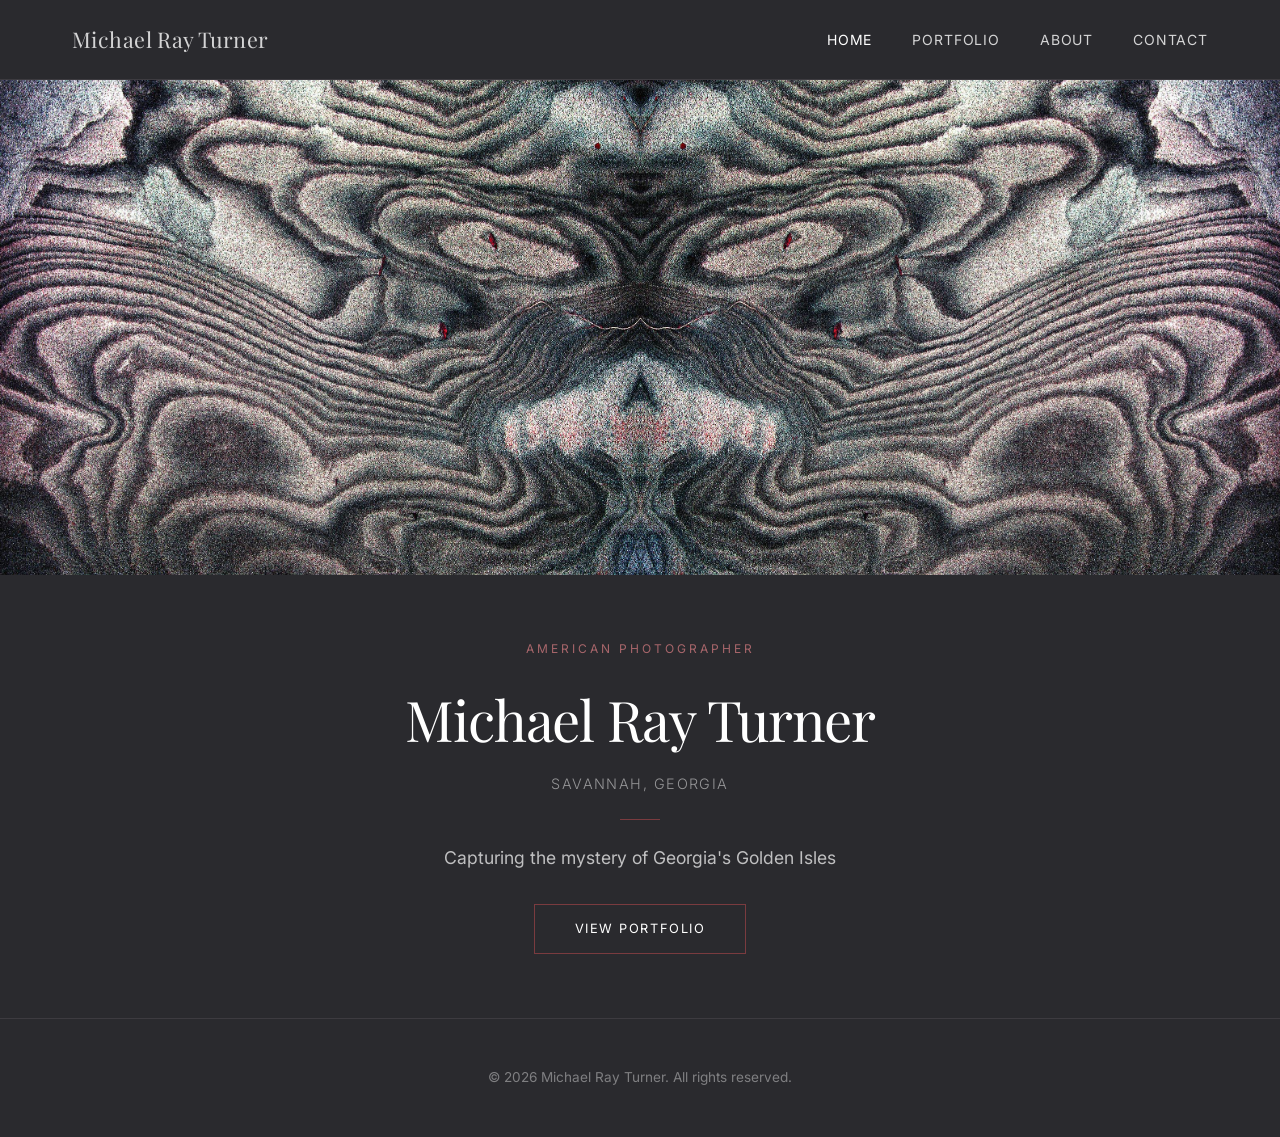
<file: index.html>
<!DOCTYPE html>
<html lang="en">
<head>
  <meta charset="UTF-8">
  <meta name="viewport" content="width=device-width, initial-scale=1.0">
  <meta http-equiv="Cache-Control" content="no-cache, no-store, must-revalidate">
  <title>Michael Ray Turner | Landscape Photographer</title>
  <meta name="description" content="Michael Ray Turner — landscape photographer based in Savannah, Georgia. Capturing the mystery of Georgia's Golden Isles.">
  <link rel="preconnect" href="https://fonts.googleapis.com">
  <link rel="preconnect" href="https://fonts.gstatic.com" crossorigin>
  <link href="https://fonts.googleapis.com/css2?family=Inter:wght@300;400;500&family=Playfair+Display:ital,wght@0,400;0,500;1,400&display=swap" rel="stylesheet">
  <link rel="stylesheet" href="css/style.css">
</head>
<body data-page="home">

  <nav class="nav">
    <div class="nav-inner">
      <a href="index.html" class="nav-logo" data-site-name>Michael Ray Turner</a>
      <ul class="nav-links">
        <li><a href="index.html" class="active">Home</a></li>
        <li><a href="portfolio.html">Portfolio</a></li>
        <li><a href="about.html">About</a></li>
        <li><a href="contact.html">Contact</a></li>
      </ul>
      <button class="nav-toggle" aria-label="Toggle navigation">
        <span></span><span></span><span></span>
      </button>
    </div>
  </nav>

  <div style="height: var(--nav-height);"></div>

  <section class="hero-banner">
    <div class="hero-banner-image"></div>
  </section>

  <section class="hero-text">
    <p class="hero-subtitle">American Photographer</p>
    <h1>Michael Ray Turner</h1>
    <p class="hero-location">Savannah, Georgia</p>
    <div class="section-divider"></div>
    <p class="hero-description">Capturing the mystery of Georgia's Golden Isles</p>
    <a href="portfolio.html" class="hero-cta">View Portfolio</a>
  </section>

  <footer class="footer">
    <p>&copy; 2026 Michael Ray Turner. All rights reserved.</p>
  </footer>

  <script src="js/main.js"></script>
</body>
</html>
</file>
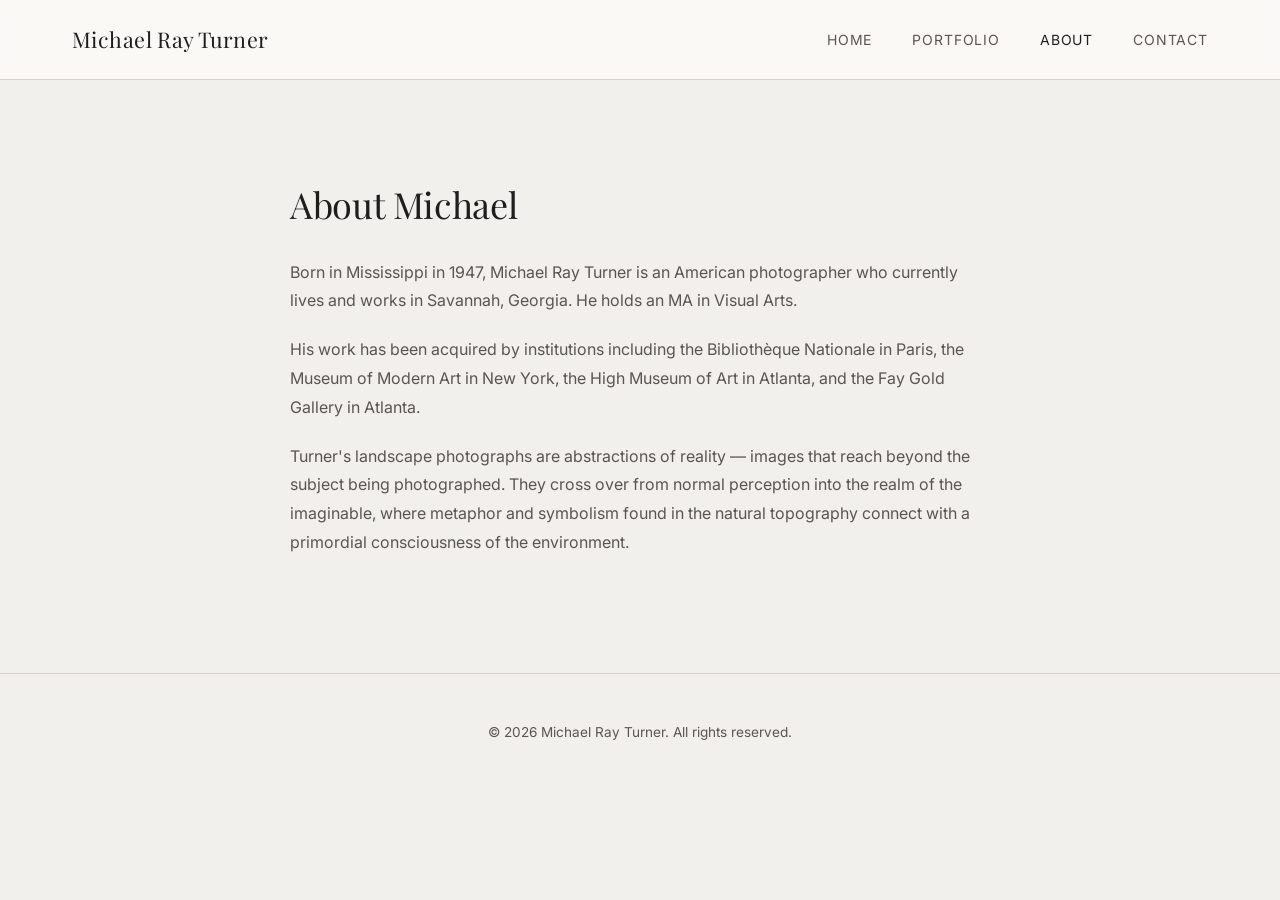
<file: about.html>
<!DOCTYPE html>
<html lang="en">
<head>
  <meta charset="UTF-8">
  <meta name="viewport" content="width=device-width, initial-scale=1.0">
  <title>About | Michael Ray Turner</title>
  <meta name="description" content="About Michael Ray Turner — landscape photographer based in Savannah, Georgia.">
  <link rel="preconnect" href="https://fonts.googleapis.com">
  <link rel="preconnect" href="https://fonts.gstatic.com" crossorigin>
  <link href="https://fonts.googleapis.com/css2?family=Inter:wght@300;400;500&family=Playfair+Display:ital,wght@0,400;0,500;1,400&display=swap" rel="stylesheet">
  <meta http-equiv="Cache-Control" content="no-cache, no-store, must-revalidate">
  <link rel="stylesheet" href="css/style.css">
</head>
<body data-page="about">

  <nav class="nav">
    <div class="nav-inner">
      <a href="index.html" class="nav-logo" data-site-name>Michael Ray Turner</a>
      <ul class="nav-links">
        <li><a href="index.html">Home</a></li>
        <li><a href="portfolio.html">Portfolio</a></li>
        <li><a href="about.html" class="active">About</a></li>
        <li><a href="contact.html">Contact</a></li>
      </ul>
      <button class="nav-toggle" aria-label="Toggle navigation">
        <span></span><span></span><span></span>
      </button>
    </div>
  </nav>

  <div style="height: var(--nav-height);"></div>

  <section class="section">
    <div class="about-text about-centered">
      <h2>About Michael</h2>
    </div>
  </section>

  <footer class="footer">
    <p>&copy; 2026 Michael Ray Turner. All rights reserved.</p>
  </footer>

  <script src="js/main.js"></script>
</body>
</html>
</file>
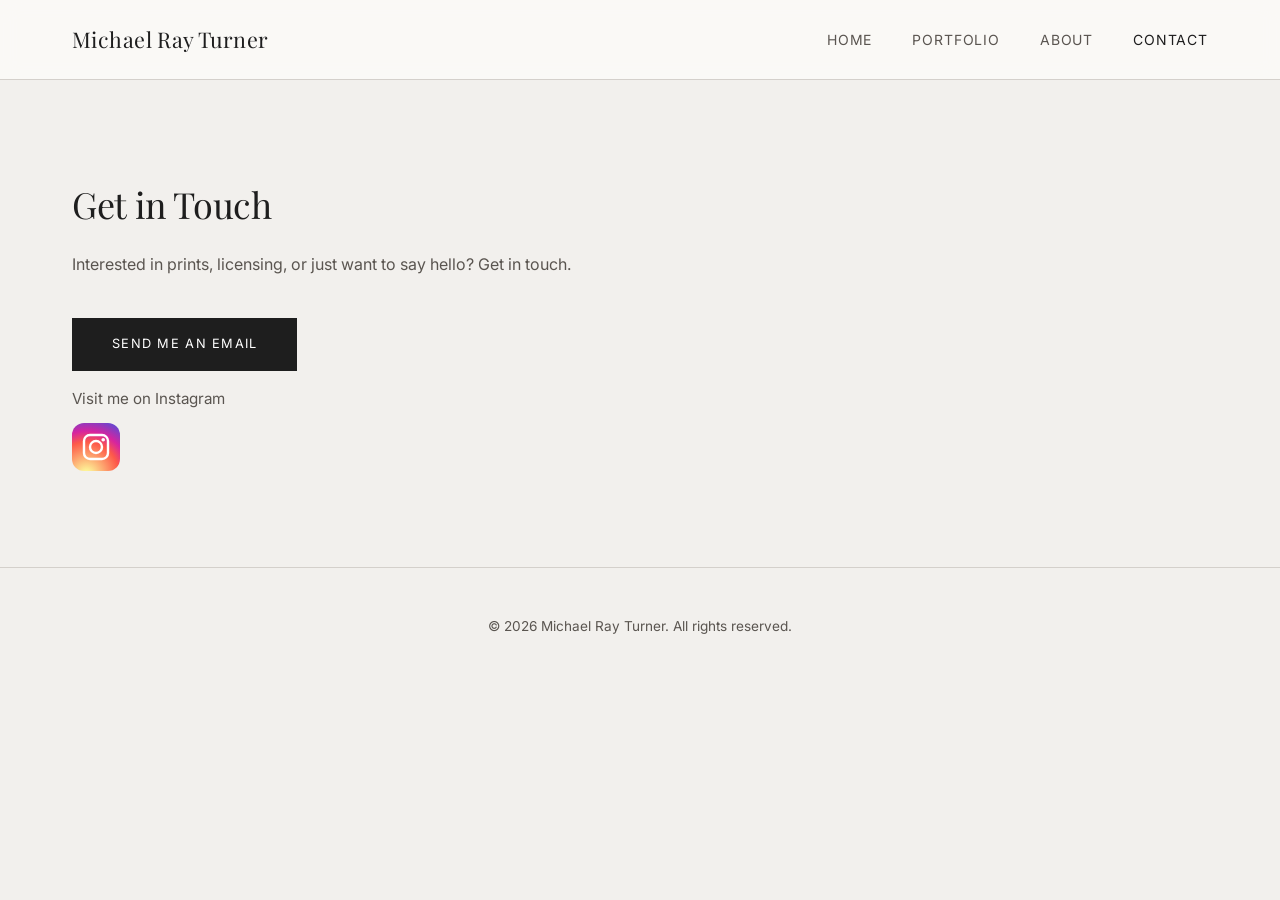
<file: contact.html>
<!DOCTYPE html>
<html lang="en">
<head>
  <meta charset="UTF-8">
  <meta name="viewport" content="width=device-width, initial-scale=1.0">
  <title>Contact | Michael Ray Turner</title>
  <meta name="description" content="Get in touch with Michael Ray Turner for prints, licensing, or commissions.">
  <link rel="preconnect" href="https://fonts.googleapis.com">
  <link rel="preconnect" href="https://fonts.gstatic.com" crossorigin>
  <link href="https://fonts.googleapis.com/css2?family=Inter:wght@300;400;500&family=Playfair+Display:ital,wght@0,400;0,500;1,400&display=swap" rel="stylesheet">
  <meta http-equiv="Cache-Control" content="no-cache, no-store, must-revalidate">
  <link rel="stylesheet" href="css/style.css">
</head>
<body data-page="contact">

  <nav class="nav">
    <div class="nav-inner">
      <a href="index.html" class="nav-logo" data-site-name>Michael Ray Turner</a>
      <ul class="nav-links">
        <li><a href="index.html">Home</a></li>
        <li><a href="portfolio.html">Portfolio</a></li>
        <li><a href="about.html">About</a></li>
        <li><a href="contact.html" class="active">Contact</a></li>
      </ul>
      <button class="nav-toggle" aria-label="Toggle navigation">
        <span></span><span></span><span></span>
      </button>
    </div>
  </nav>

  <div style="height: var(--nav-height);"></div>

  <section class="section">
    <div class="contact-grid">
      <div class="contact-info">
        <h2>Get in Touch</h2>
        <p class="contact-message">Interested in prints, licensing, or just want to say hello? Get in touch.</p>
        <div class="contact-actions">
          <a href="mailto:mtsav22@gmail.com" class="btn-submit">Send Me an Email</a>
          <p class="contact-ig-label">Visit me on Instagram</p>
          <a href="https://instagram.com/michaelrayturnerintoto" target="_blank" rel="noopener noreferrer" aria-label="Instagram" class="ig-link">
            <svg width="48" height="48" viewBox="0 0 40 40" xmlns="http://www.w3.org/2000/svg">
              <defs>
                <radialGradient id="ig-bg" cx="30%" cy="107%" r="150%">
                  <stop offset="0%" stop-color="#fdf497"/>
                  <stop offset="5%" stop-color="#fdf497"/>
                  <stop offset="45%" stop-color="#fd5949"/>
                  <stop offset="60%" stop-color="#d6249f"/>
                  <stop offset="90%" stop-color="#285AEB"/>
                </radialGradient>
              </defs>
              <rect width="40" height="40" rx="10" fill="url(#ig-bg)"/>
              <rect x="10" y="10" width="20" height="20" rx="5" fill="none" stroke="white" stroke-width="2"/>
              <circle cx="20" cy="20" r="5" fill="none" stroke="white" stroke-width="2"/>
              <circle cx="26" cy="14" r="1.5" fill="white"/>
            </svg>
          </a>
        </div>
      </div>
    </div>
  </section>

  <footer class="footer">
    <p>&copy; 2026 Michael Ray Turner. All rights reserved.</p>
  </footer>

  <script src="js/main.js"></script>
</body>
</html>
</file>
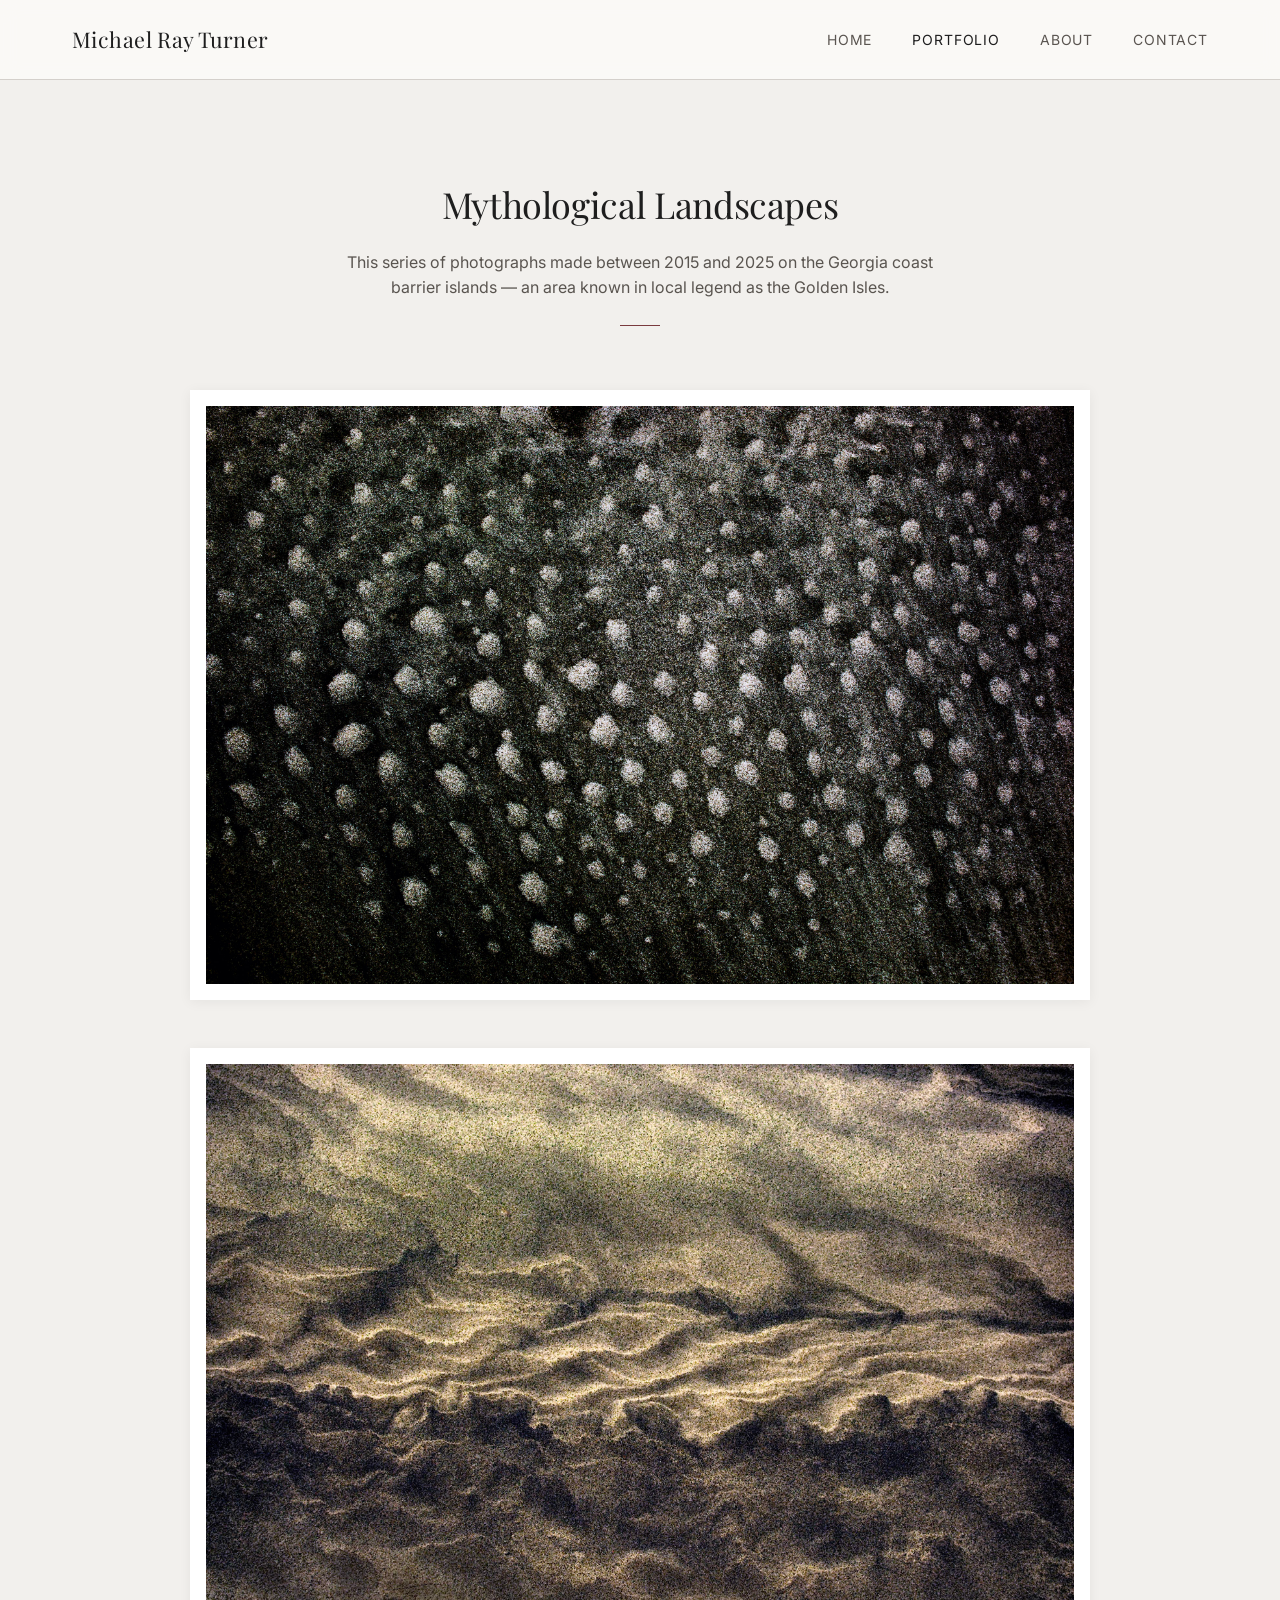
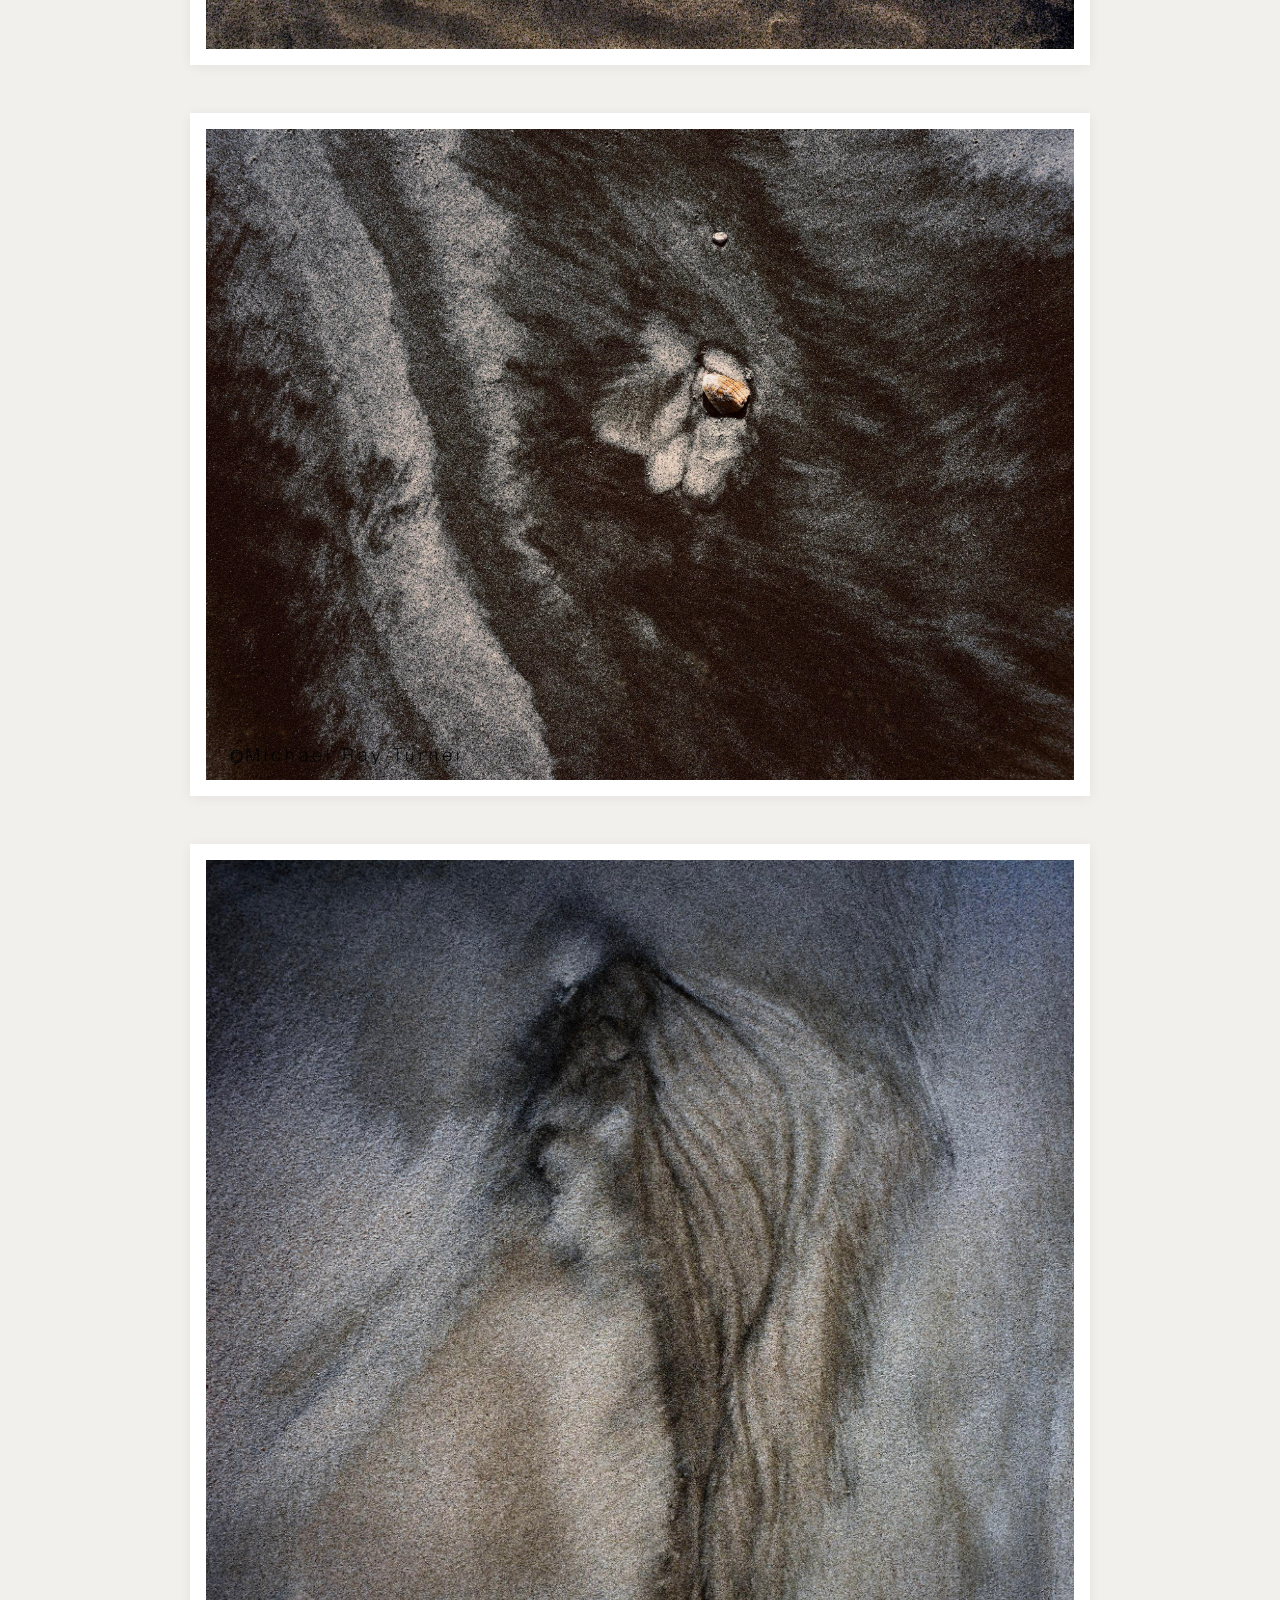
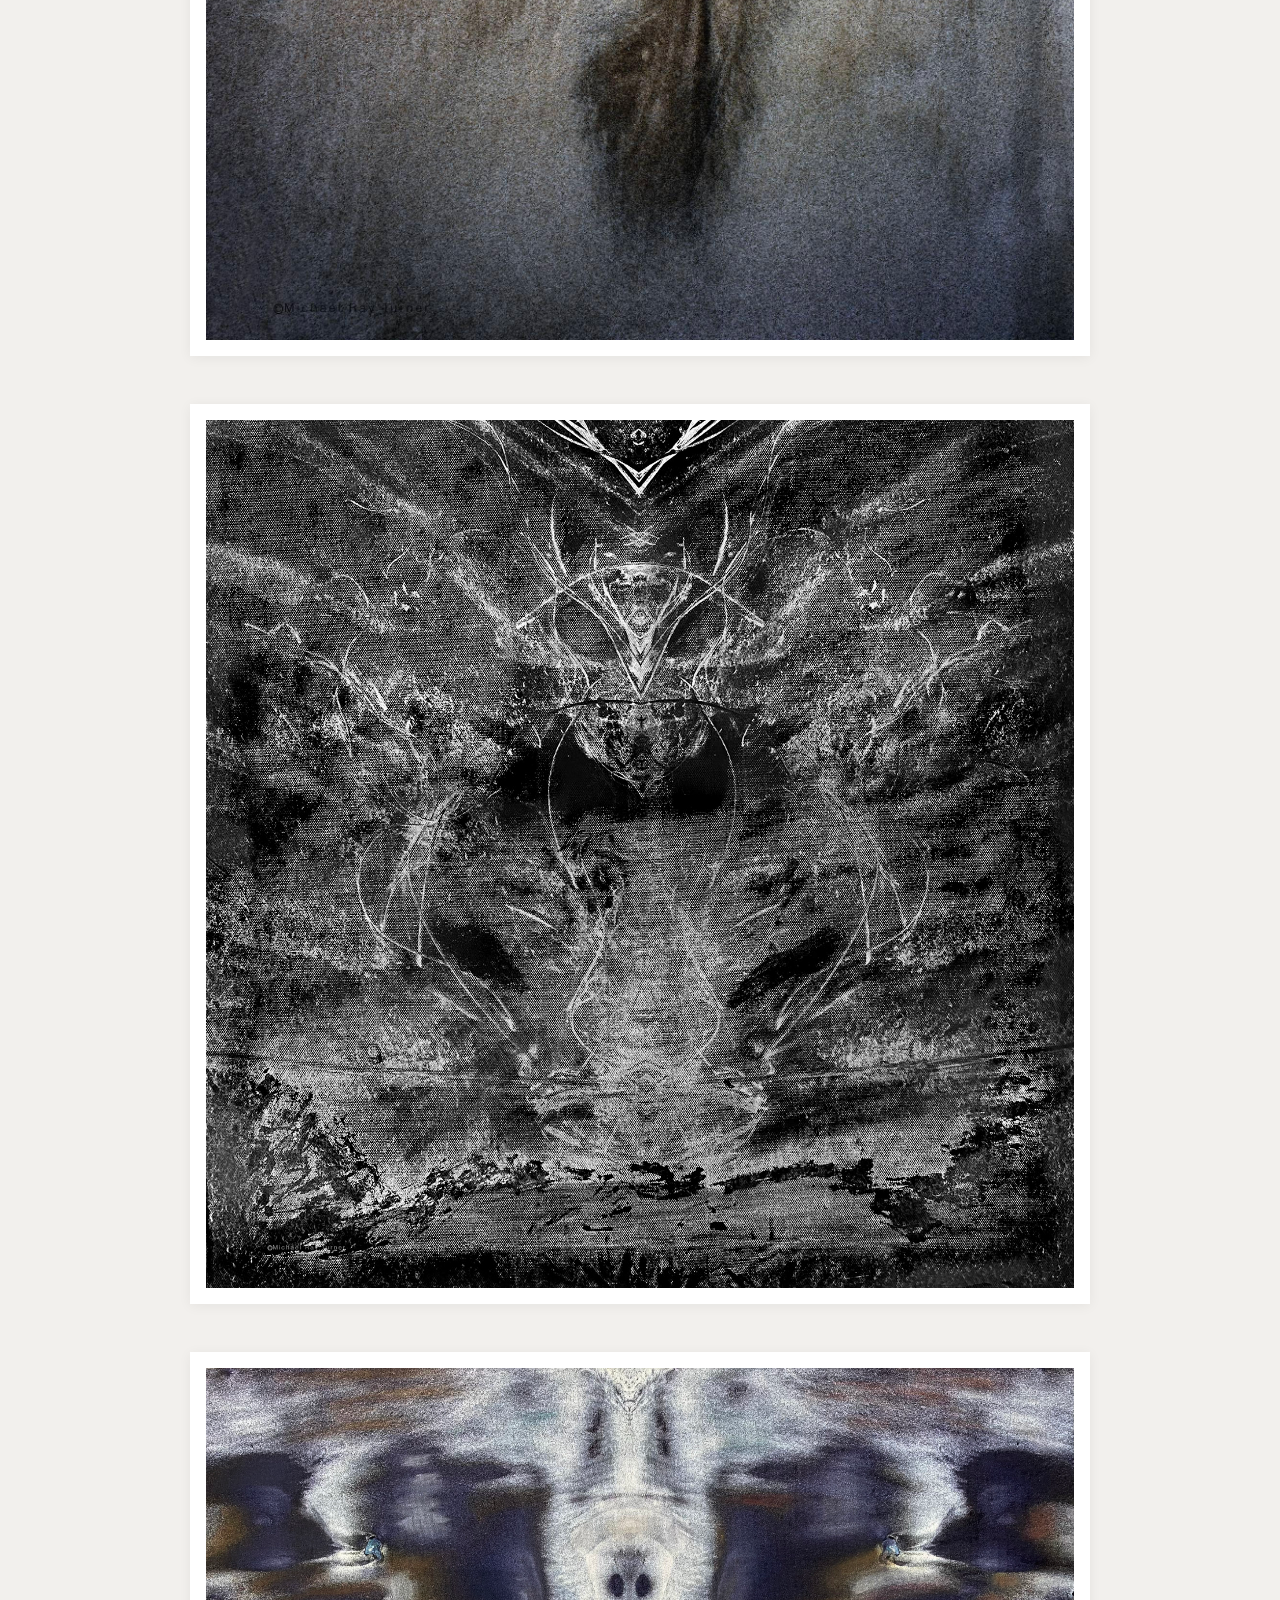
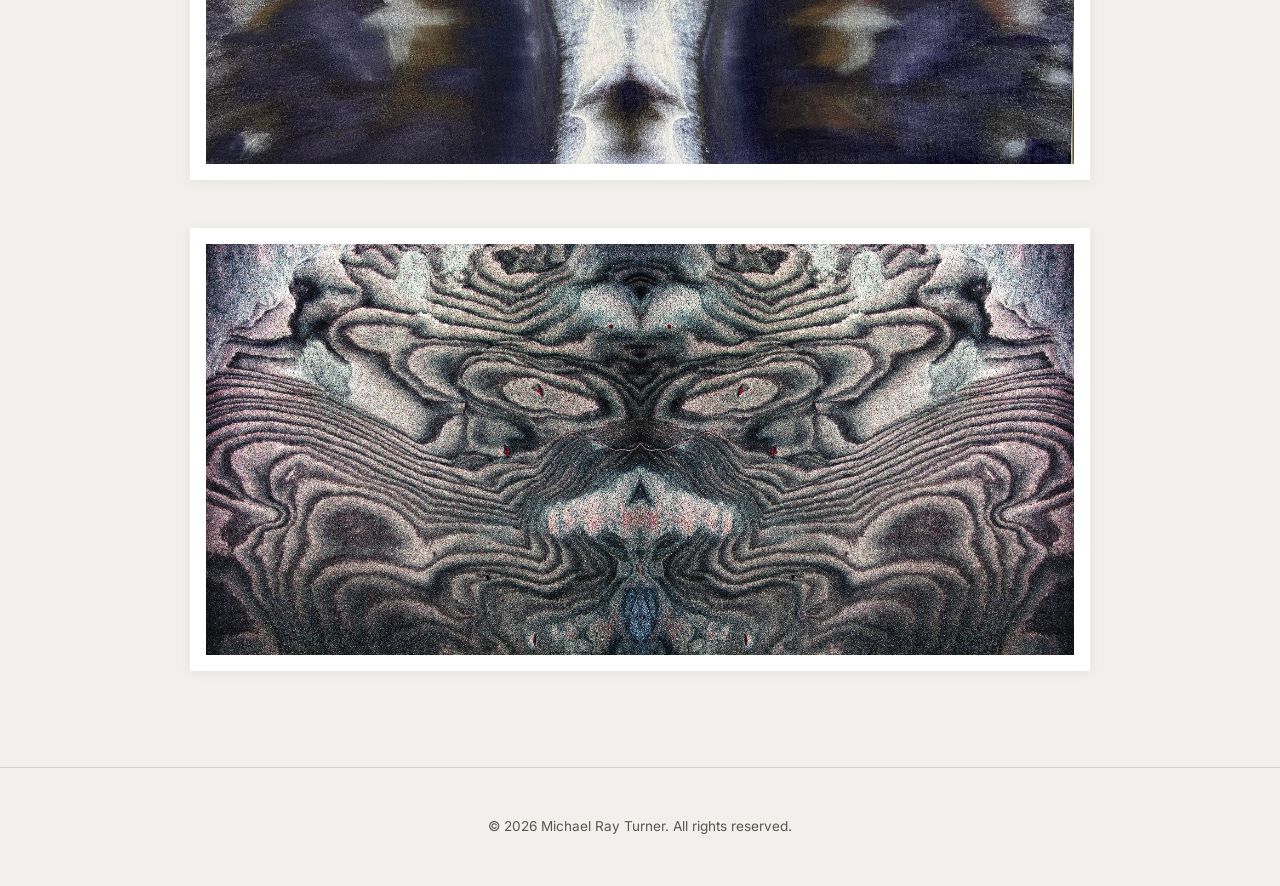
<file: portfolio.html>
<!DOCTYPE html>
<html lang="en">
<head>
  <meta charset="UTF-8">
  <meta name="viewport" content="width=device-width, initial-scale=1.0">
  <title>Portfolio | Michael Ray Turner</title>
  <meta name="description" content="Golden Isles landscape photography by Michael Ray Turner.">
  <link rel="preconnect" href="https://fonts.googleapis.com">
  <link rel="preconnect" href="https://fonts.gstatic.com" crossorigin>
  <link href="https://fonts.googleapis.com/css2?family=Inter:wght@300;400;500&family=Playfair+Display:ital,wght@0,400;0,500;1,400&display=swap" rel="stylesheet">
  <meta http-equiv="Cache-Control" content="no-cache, no-store, must-revalidate">
  <link rel="stylesheet" href="css/style.css">
</head>
<body data-page="portfolio">

  <nav class="nav">
    <div class="nav-inner">
      <a href="index.html" class="nav-logo" data-site-name>Michael Ray Turner</a>
      <ul class="nav-links">
        <li><a href="index.html">Home</a></li>
        <li><a href="portfolio.html" class="active">Portfolio</a></li>
        <li><a href="about.html">About</a></li>
        <li><a href="contact.html">Contact</a></li>
      </ul>
      <button class="nav-toggle" aria-label="Toggle navigation">
        <span></span><span></span><span></span>
      </button>
    </div>
  </nav>

  <div style="height: var(--nav-height);"></div>

  <section class="section">
    <div class="section-header">
      <h2>Mythological Landscapes</h2>
      <p>This series of photographs made between 2015 and 2025 on the Georgia coast barrier islands — an area known in local legend as the Golden Isles.</p>
      <div class="section-divider"></div>
    </div>
    <div class="portfolio-grid"></div>
  </section>

  <div class="lightbox">
    <button class="lightbox-close" onclick="closeLightbox()">&times;</button>
    <button class="lightbox-nav lightbox-prev" onclick="navigateLightbox(-1)">&#8249;</button>
    <button class="lightbox-nav lightbox-next" onclick="navigateLightbox(1)">&#8250;</button>
    <div class="lightbox-caption"></div>
  </div>

  <footer class="footer">
    <p>&copy; 2026 Michael Ray Turner. All rights reserved.</p>
  </footer>

  <script src="js/main.js"></script>
</body>
</html>
</file>
<file: css/style.css>
/* ===== Reset & Base ===== */
*, *::before, *::after { margin: 0; padding: 0; box-sizing: border-box; }

:root {
  --color-bg: #f2f0ed;
  --color-text: #1e1e1e;
  --color-text-light: #5a5550;
  --color-accent: #7a3b3f;
  --color-accent-light: #a8666b;
  --color-dark: #2a2a2e;
  --color-dark-mid: #3d3b40;
  --color-slate: #4a4852;
  --color-border: #d4d0cb;
  --color-white: #ffffff;
  --font-serif: 'Playfair Display', Georgia, serif;
  --font-sans: 'Inter', -apple-system, Helvetica Neue, sans-serif;
  --max-width: 1200px;
  --nav-height: 80px;
}

html { scroll-behavior: smooth; }

body {
  font-family: var(--font-sans);
  color: var(--color-text);
  background: var(--color-bg);
  line-height: 1.6;
  -webkit-font-smoothing: antialiased;
}

img { max-width: 100%; height: auto; display: block; }
a { color: inherit; text-decoration: none; }
ul { list-style: none; }

/* ===== Typography ===== */
h1, h2, h3 { font-family: var(--font-serif); font-weight: 400; }
h1 { font-size: clamp(2rem, 5vw, 3.5rem); letter-spacing: -0.02em; }
h2 { font-size: clamp(1.5rem, 3vw, 2.25rem); letter-spacing: -0.01em; }
h3 { font-size: 1.25rem; }

/* ===== Navigation ===== */
.nav {
  position: fixed;
  top: 0;
  left: 0;
  right: 0;
  height: var(--nav-height);
  background: rgba(250, 249, 247, 0.95);
  backdrop-filter: blur(10px);
  -webkit-backdrop-filter: blur(10px);
  z-index: 100;
  border-bottom: 1px solid var(--color-border);
}

body[data-page="home"] .nav {
  background: var(--color-dark);
  border-bottom: 1px solid var(--color-dark-mid);
}

body[data-page="home"] .nav-logo,
body[data-page="home"] .nav-links a {
  color: rgba(255,255,255,0.8);
}

body[data-page="home"] .nav-links a:hover,
body[data-page="home"] .nav-links a.active {
  color: #fff;
}

body[data-page="home"] .nav-toggle span {
  background: #fff;
}

.nav-inner {
  max-width: var(--max-width);
  margin: 0 auto;
  padding: 0 2rem;
  height: 100%;
  display: flex;
  align-items: center;
  justify-content: space-between;
}

.nav-logo {
  font-family: var(--font-serif);
  font-size: 1.35rem;
  letter-spacing: 0.02em;
}

.nav-links {
  display: flex;
  gap: 2.5rem;
}

.nav-links a {
  font-size: 0.875rem;
  letter-spacing: 0.06em;
  text-transform: uppercase;
  color: var(--color-text-light);
  transition: color 0.3s;
}

.nav-links a:hover,
.nav-links a.active {
  color: var(--color-text);
}

.nav-toggle {
  display: none;
  background: none;
  border: none;
  cursor: pointer;
  padding: 0.5rem;
}

.nav-toggle span {
  display: block;
  width: 24px;
  height: 2px;
  background: var(--color-text);
  margin: 5px 0;
  transition: all 0.3s;
}

/* ===== Hero Banner ===== */
.hero-banner {
  width: 100%;
  height: 55vh;
  min-height: 350px;
  max-height: 550px;
  overflow: hidden;
}

.hero-banner-image {
  width: 100%;
  height: 100%;
  background-image: url('/images/hero/hero.jpg');
  background-size: cover;
  background-position: center;
  background-repeat: no-repeat;
}

/* ===== Hero Text ===== */
.hero-text {
  background: var(--color-dark);
  color: var(--color-white);
  text-align: center;
  padding: 4rem 2rem;
}

.hero-text .hero-subtitle {
  font-size: 0.75rem;
  letter-spacing: 0.25em;
  text-transform: uppercase;
  color: var(--color-accent-light);
  margin-bottom: 1rem;
}

.hero-text h1 {
  font-size: clamp(2.2rem, 5vw, 3.5rem);
  margin-bottom: 0.5rem;
  color: var(--color-white);
}

.hero-text .hero-location {
  font-size: 0.9rem;
  letter-spacing: 0.1em;
  text-transform: uppercase;
  color: rgba(255,255,255,0.5);
  font-weight: 300;
}

.hero-text .section-divider {
  background: var(--color-accent);
  margin: 1.5rem auto;
}

.hero-text .hero-description {
  font-size: 1.1rem;
  color: rgba(255,255,255,0.7);
  font-family: var(--font-sans);
  max-width: 500px;
  margin: 0 auto;
}

.hero-text .hero-cta {
  display: inline-block;
  margin-top: 2rem;
  padding: 0.875rem 2.5rem;
  border: 1px solid var(--color-accent);
  color: var(--color-white);
  font-size: 0.8rem;
  letter-spacing: 0.12em;
  text-transform: uppercase;
  transition: all 0.3s;
}

.hero-text .hero-cta:hover {
  background: var(--color-accent);
  color: var(--color-white);
}

/* ===== Sections ===== */
.section {
  padding: 6rem 2rem;
  max-width: var(--max-width);
  margin: 0 auto;
}

.section-header {
  text-align: center;
  margin-bottom: 4rem;
}

.section-header p {
  margin-top: 1rem;
  color: var(--color-text-light);
  max-width: 600px;
  margin-left: auto;
  margin-right: auto;
}

.section-divider {
  width: 40px;
  height: 1px;
  background: var(--color-accent);
  margin: 1.5rem auto 0;
}

/* ===== Home Intro ===== */
.home-intro {
  text-align: center;
  max-width: 700px;
  margin: 0 auto;
  padding: 6rem 2rem;
}

.home-intro h2 {
  margin-bottom: 0;
}

.home-intro .section-divider {
  margin-top: 1.5rem;
  margin-bottom: 2rem;
}

.home-intro p {
  font-size: 1.125rem;
  color: var(--color-text-light);
  line-height: 1.8;
}

.intro-link {
  display: inline-block;
  margin-top: 2rem;
  font-size: 0.8rem;
  letter-spacing: 0.1em;
  text-transform: uppercase;
  color: var(--color-accent);
  border-bottom: 1px solid var(--color-accent);
  padding-bottom: 0.25rem;
  transition: color 0.3s, border-color 0.3s;
}

.intro-link:hover {
  color: var(--color-text);
  border-color: var(--color-text);
}

/* ===== Home Footer Dark ===== */
body[data-page="home"] .footer {
  background: var(--color-dark);
  color: rgba(255,255,255,0.4);
  border-top: 1px solid var(--color-dark-mid);
}

/* ===== Portfolio Grid ===== */
.portfolio-filters {
  display: flex;
  justify-content: center;
  gap: 1rem;
  margin-bottom: 3rem;
  flex-wrap: wrap;
}

.filter-btn {
  padding: 0.5rem 1.5rem;
  border: 1px solid var(--color-border);
  background: none;
  font-family: var(--font-sans);
  font-size: 0.8rem;
  letter-spacing: 0.06em;
  text-transform: uppercase;
  cursor: pointer;
  transition: all 0.3s;
  color: var(--color-text-light);
}

.filter-btn:hover,
.filter-btn.active {
  border-color: var(--color-text);
  color: var(--color-text);
}

.portfolio-grid {
  display: grid;
  grid-template-columns: 1fr;
  gap: 3rem;
  max-width: 900px;
  margin: 0 auto;
}

.portfolio-item {
  position: relative;
  overflow: hidden;
  cursor: pointer;
  background: var(--color-white);
  padding: 1rem;
  box-shadow: 0 2px 12px rgba(0,0,0,0.06);
}

.portfolio-item img {
  width: 100%;
  height: 100%;
  object-fit: cover;
  transition: transform 0.6s ease;
}

.portfolio-item:hover img {
  transform: scale(1.03);
}

.portfolio-item .overlay {
  position: absolute;
  inset: 0;
  background: linear-gradient(to top, rgba(0,0,0,0.5), transparent);
  opacity: 0;
  transition: opacity 0.3s;
  display: flex;
  align-items: flex-end;
  padding: 1.5rem;
}

.portfolio-item:hover .overlay {
  opacity: 1;
}

.overlay h3 {
  color: var(--color-white);
  font-size: 1.1rem;
}

/* ===== Placeholder Images ===== */
.placeholder-img {
  width: 100%;
  height: 100%;
  display: flex;
  align-items: center;
  justify-content: center;
  font-size: 0.75rem;
  color: var(--color-text-light);
  text-transform: uppercase;
  letter-spacing: 0.1em;
}

.portfolio-item .placeholder-img {
  background: linear-gradient(135deg, #c4bfb6, #a89a8a);
  color: rgba(255,255,255,0.6);
}

/* ===== About ===== */
.about-grid {
  display: grid;
  grid-template-columns: 1fr 1fr;
  gap: 4rem;
  align-items: center;
}

.about-image {
  aspect-ratio: 3 / 4;
  background: var(--color-border);
  overflow: hidden;
}

.about-image img {
  width: 100%;
  height: 100%;
  object-fit: cover;
}

.about-image .placeholder-img {
  background: linear-gradient(135deg, #b8b0a4, #9a9083);
  color: rgba(255,255,255,0.6);
}

.about-centered {
  max-width: 700px;
  margin: 0 auto;
}

.about-text h2 {
  margin-bottom: 1.5rem;
}

.about-text p {
  margin-bottom: 1.25rem;
  color: var(--color-text-light);
  line-height: 1.8;
}

/* ===== Contact ===== */
.contact-grid {
  display: grid;
  grid-template-columns: 1fr 1fr;
  gap: 4rem;
}

.contact-info h2 {
  margin-bottom: 1rem;
}

.contact-info > p {
  color: var(--color-text-light);
  margin-bottom: 2rem;
  line-height: 1.8;
}

.contact-detail {
  display: flex;
  align-items: center;
  gap: 0.75rem;
  margin-bottom: 1rem;
  color: var(--color-text-light);
  font-size: 0.95rem;
}

.contact-detail a:hover { color: var(--color-accent); }

.social-links {
  display: flex;
  gap: 1rem;
  margin-top: 2rem;
}

.social-links a {
  display: flex;
  align-items: center;
  justify-content: center;
  width: 44px;
  height: 44px;
  border: 1px solid var(--color-border);
  border-radius: 50%;
  color: var(--color-text-light);
  transition: all 0.3s;
  font-size: 0.75rem;
  text-transform: uppercase;
  letter-spacing: 0.05em;
}

.social-links a:hover {
  border-color: var(--color-accent);
  color: var(--color-accent);
}

.social-links a.ig-link {
  border: none;
  width: auto;
  height: auto;
  padding: 0;
}

.social-links a.ig-link:hover {
  opacity: 0.8;
}

.contact-actions {
  display: flex;
  flex-direction: column;
  align-items: flex-start;
  gap: 1rem;
  margin-top: 2rem;
}

.contact-ig-label {
  font-size: 0.95rem;
  color: var(--color-text-light);
  margin-bottom: -0.25rem;
}

.contact-actions .ig-link {
  display: flex;
  align-items: center;
}

.contact-actions .ig-link:hover {
  opacity: 0.8;
}

.contact-actions .btn-submit {
  display: inline-block;
  margin-top: 0.5rem;
}

.contact-form { display: flex; flex-direction: column; gap: 1.25rem; }

.form-group { display: flex; flex-direction: column; gap: 0.5rem; }

.form-group label {
  font-size: 0.8rem;
  letter-spacing: 0.06em;
  text-transform: uppercase;
  color: var(--color-text-light);
}

.form-group input,
.form-group textarea {
  padding: 0.875rem 1rem;
  border: 1px solid var(--color-border);
  background: var(--color-white);
  font-family: var(--font-sans);
  font-size: 0.95rem;
  color: var(--color-text);
  transition: border-color 0.3s;
  outline: none;
}

.form-group input:focus,
.form-group textarea:focus {
  border-color: var(--color-accent);
}

.form-group textarea { resize: vertical; min-height: 150px; }

.btn-submit {
  padding: 1rem 2.5rem;
  background: var(--color-text);
  color: var(--color-white);
  border: none;
  font-family: var(--font-sans);
  font-size: 0.8rem;
  letter-spacing: 0.1em;
  text-transform: uppercase;
  cursor: pointer;
  transition: background 0.3s;
  align-self: flex-start;
}

.btn-submit:hover { background: var(--color-accent); }

/* ===== Lightbox ===== */
.lightbox {
  display: none;
  position: fixed;
  inset: 0;
  z-index: 200;
  background: rgba(0,0,0,0.92);
  align-items: center;
  justify-content: center;
  padding: 2rem;
}

.lightbox.active { display: flex; }

.lightbox img {
  max-width: 90vw;
  max-height: 85vh;
  object-fit: contain;
}

.lightbox-close {
  position: absolute;
  top: 1.5rem;
  right: 1.5rem;
  background: none;
  border: none;
  color: white;
  font-size: 2rem;
  cursor: pointer;
  padding: 0.5rem;
  line-height: 1;
}

.lightbox-caption {
  position: absolute;
  bottom: 2rem;
  left: 50%;
  transform: translateX(-50%);
  color: rgba(255,255,255,0.8);
  font-family: var(--font-serif);
  font-size: 1.1rem;
}

.lightbox-nav {
  position: absolute;
  top: 50%;
  transform: translateY(-50%);
  background: none;
  border: none;
  color: rgba(255,255,255,0.7);
  font-size: 2.5rem;
  cursor: pointer;
  padding: 1rem;
  transition: color 0.3s;
}

.lightbox-nav:hover { color: white; }
.lightbox-prev { left: 1rem; }
.lightbox-next { right: 1rem; }

/* ===== Footer ===== */
.footer {
  text-align: center;
  padding: 3rem 2rem;
  border-top: 1px solid var(--color-border);
  color: var(--color-text-light);
  font-size: 0.85rem;
}

/* ===== Mobile ===== */
@media (max-width: 768px) {
  .nav-links {
    display: none;
    position: absolute;
    top: var(--nav-height);
    left: 0;
    right: 0;
    background: var(--color-bg);
    flex-direction: column;
    padding: 2rem;
    gap: 1.5rem;
    border-bottom: 1px solid var(--color-border);
  }

  .nav-links.open { display: flex; }
  .nav-toggle { display: block; }

  body[data-page="home"] .nav-links {
    background: var(--color-dark);
    border-bottom: 1px solid var(--color-dark-mid);
  }

  .nav-toggle.open span:nth-child(1) { transform: rotate(45deg) translate(5px, 5px); }
  .nav-toggle.open span:nth-child(2) { opacity: 0; }
  .nav-toggle.open span:nth-child(3) { transform: rotate(-45deg) translate(5px, -5px); }

  .portfolio-grid { grid-template-columns: 1fr; }
  .about-grid { grid-template-columns: 1fr; gap: 2rem; }
  .contact-grid { grid-template-columns: 1fr; gap: 2rem; }

  .section { padding: 4rem 1.5rem; }
  .home-intro { padding: 4rem 1.5rem; }
}
</file>
